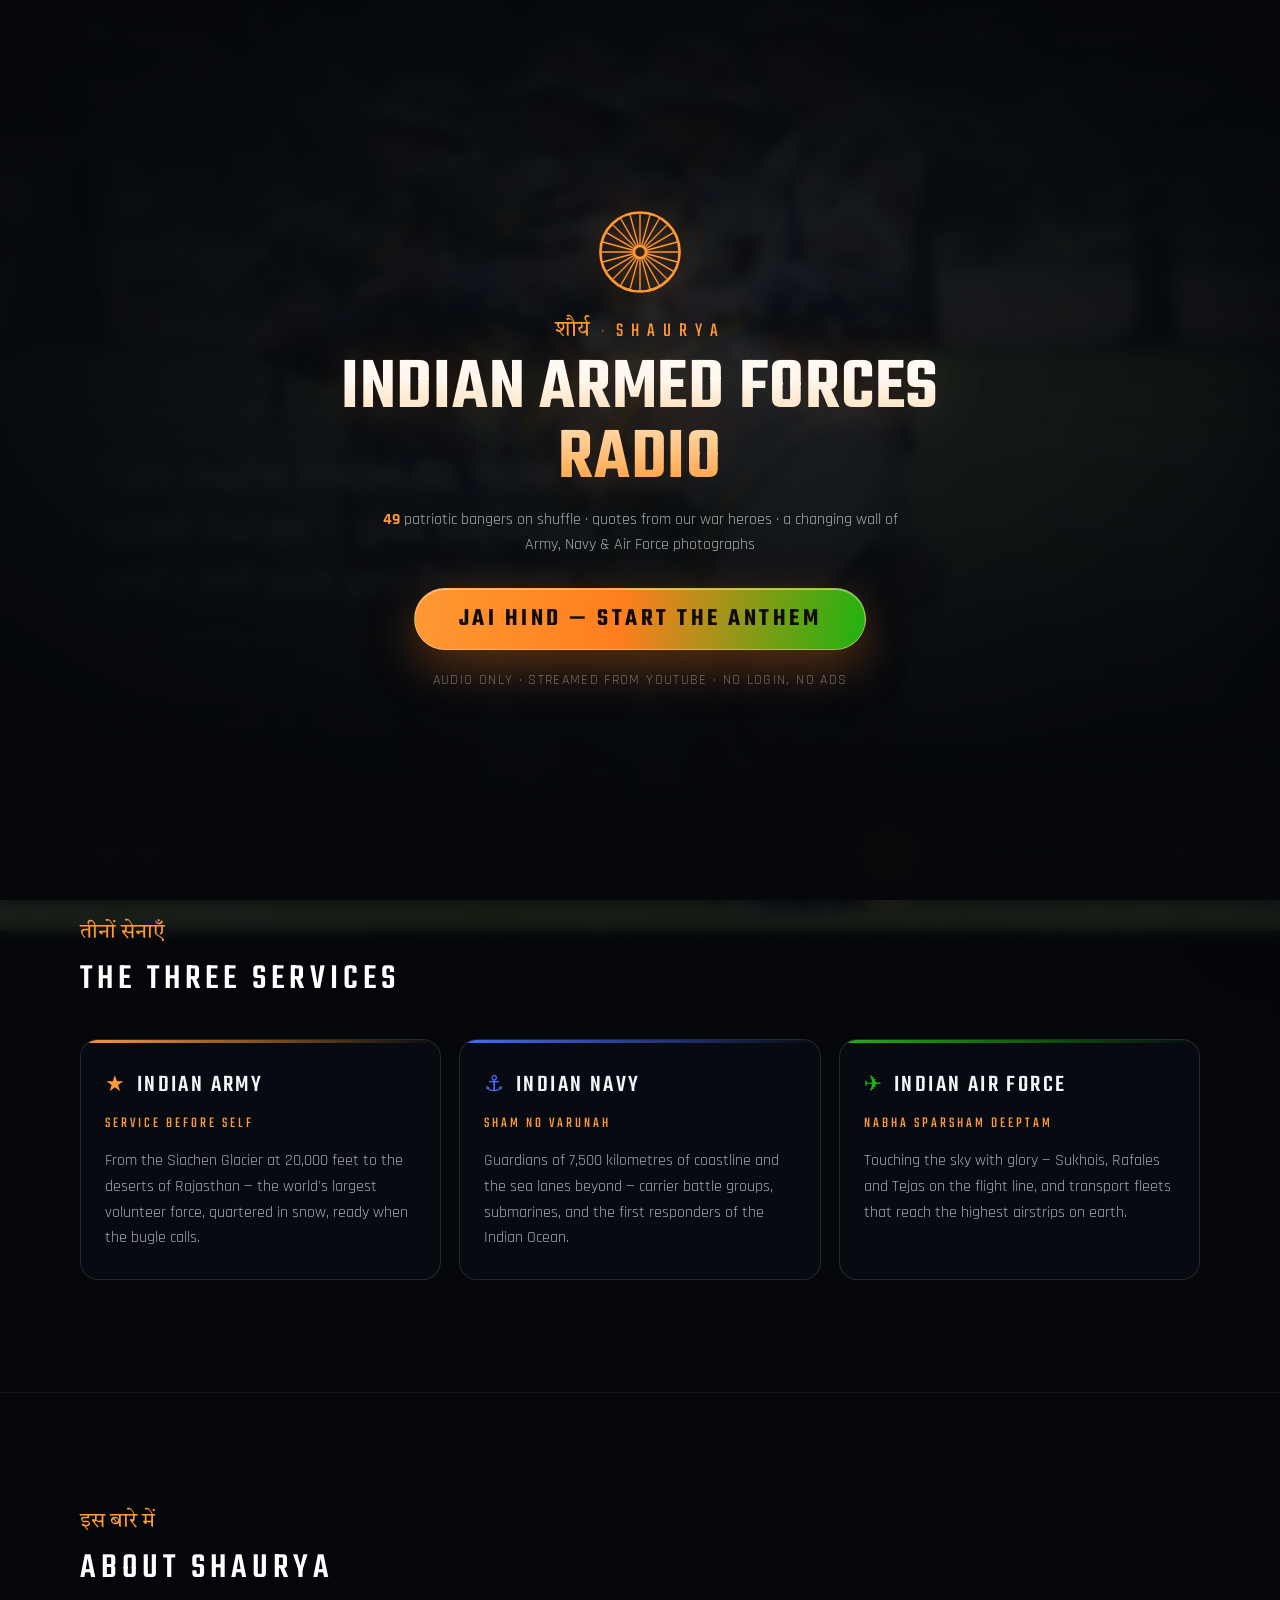
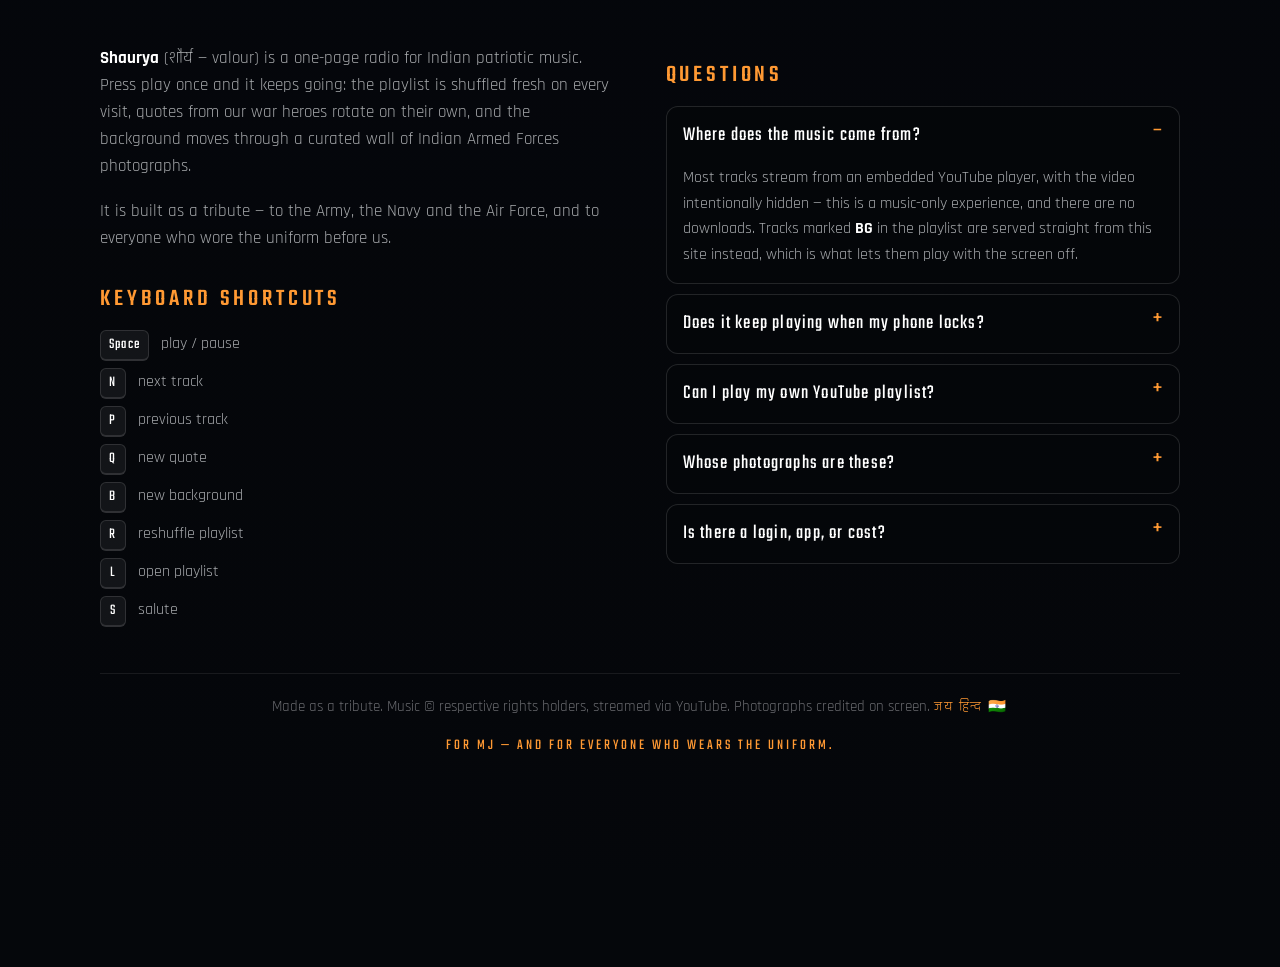
<file: index.html>
<!DOCTYPE html>
<html lang="en">
<head>
<meta charset="UTF-8" />
<meta name="viewport" content="width=device-width, initial-scale=1, viewport-fit=cover" />
<title>शौर्य Shaurya — Indian Armed Forces Radio | Patriotic Bangers</title>
<meta name="description" content="Shaurya is a non-stop shuffle of Indian patriotic and armed forces anthems, with rotating quotes from our war heroes and a changing wall of Indian Army, Navy and Air Force photographs." />
<meta name="theme-color" content="#07090d" />
<link rel="icon" href="data:image/svg+xml,%3Csvg xmlns='http://www.w3.org/2000/svg' viewBox='0 0 64 64'%3E%3Crect width='64' height='64' rx='12' fill='%2307090d'/%3E%3Crect x='10' y='14' width='44' height='10' fill='%23FF9933'/%3E%3Crect x='10' y='24' width='44' height='10' fill='%23f4f4f4'/%3E%3Crect x='10' y='34' width='44' height='10' fill='%23138808'/%3E%3Ccircle cx='32' cy='29' r='5.5' fill='none' stroke='%23000080' stroke-width='2'/%3E%3C/svg%3E" />

<!-- Social preview -->
<meta property="og:type" content="website" />
<meta property="og:title" content="शौर्य Shaurya — Indian Armed Forces Radio" />
<meta property="og:description" content="Non-stop patriotic bangers, quotes from our war heroes, and a changing wall of Indian Armed Forces photographs." />

<link rel="preconnect" href="https://fonts.googleapis.com" />
<link rel="preconnect" href="https://fonts.gstatic.com" crossorigin />
<link href="https://fonts.googleapis.com/css2?family=Teko:wght@400;500;600;700&family=Rajdhani:wght@400;500;600;700&family=Tiro+Devanagari+Hindi:ital@0;1&display=swap" rel="stylesheet" />
<link rel="preconnect" href="https://upload.wikimedia.org" crossorigin />

<link rel="stylesheet" href="assets/css/style.css" />
</head>
<body>

<!-- ============ Background slideshow ============ -->
<div class="bg-stage" id="bgStage" aria-hidden="true">
  <div class="bg-layer is-active" data-layer="a"></div>
  <div class="bg-layer" data-layer="b"></div>
</div>
<div class="bg-wash" aria-hidden="true"></div>

<!-- ============ Start gate (browsers block autoplay with sound) ============ -->
<div class="gate" id="gate">
  <div class="gate-inner">
    <div class="gate-chakra" aria-hidden="true">
      <svg viewBox="0 0 100 100" class="chakra-svg"><g id="chakraG"></g></svg>
    </div>
    <p class="gate-kicker"><span class="hi">शौर्य</span><span class="dot">·</span><span class="en">Shaurya</span></p>
    <h1 class="gate-title">Indian Armed Forces Radio</h1>
    <p class="gate-sub">
      <span id="gateCount">50</span> patriotic bangers on shuffle · quotes from our war heroes ·
      a changing wall of Army, Navy &amp; Air Force photographs
    </p>
    <button class="gate-btn" id="gateBtn" type="button">
      <span class="gate-btn-glow" aria-hidden="true"></span>
      <span class="gate-btn-text">Jai Hind — Start the Anthem</span>
    </button>
    <p class="gate-note">Audio only · streamed from YouTube · no login, no ads</p>
  </div>
</div>

<!-- ============ Top bar ============ -->
<header class="topbar" id="topbar">
  <a class="brand" href="#top">
    <span class="brand-chakra" aria-hidden="true">
      <svg viewBox="0 0 100 100" class="chakra-svg"><g id="chakraG2"></g></svg>
    </span>
    <span class="brand-text">
      <strong>शौर्य</strong><em>SHAURYA</em>
    </span>
  </a>

  <div class="ticker" role="status" aria-live="off">
    <span class="ticker-dot" aria-hidden="true"></span>
    <span class="ticker-val" id="sessionTime">00:00</span>
    <span class="ticker-sep" aria-hidden="true">/</span>
    <span class="ticker-label">IST</span>
    <span class="ticker-val" id="istClock">--:--</span>
  </div>

  <nav class="topnav">
    <button class="nav-btn nav-icon" id="salutBtn" type="button" title="Salute (S)" aria-label="Salute">
      <span class="nav-ico" aria-hidden="true">🇮🇳</span>
      <span class="nav-count" id="salutCount">0</span>
    </button>
    <button class="nav-btn" id="listBtn" type="button" title="Playlist (L)" aria-expanded="false" aria-controls="drawer">
      <span class="nav-ico" aria-hidden="true">☰</span>
      <span class="nav-txt">Playlist</span>
    </button>
    <a class="nav-btn nav-quiet" href="#about"><span class="nav-txt">About</span></a>
  </nav>
</header>

<!-- ============ Hero ============ -->
<main id="top">
  <section class="hero">
    <div class="hero-inner">
      <p class="hero-kicker">
        <span class="hk-rule" aria-hidden="true"></span>
        Indian Armed Forces Radio
      </p>

      <!-- Rotating quote: the one focal element over the photograph -->
      <figure class="quote" id="quoteBox">
        <blockquote class="quote-text" id="quoteText"></blockquote>
        <figcaption class="quote-author" id="quoteAuthor"></figcaption>
        <div class="quote-bar" id="quoteBar"><span></span></div>
      </figure>

      <div class="hero-actions">
        <button class="ghost-btn" id="newQuoteBtn" type="button" title="New quote (Q)">
          <span aria-hidden="true">⟳</span> Quote
        </button>
        <button class="ghost-btn" id="newBgBtn" type="button" title="New background (B)">
          <span aria-hidden="true">⤭</span> Photo
        </button>
        <button class="ghost-btn ghost-quiet" id="shuffleBtn" type="button" title="Reshuffle playlist (R)">
          <span aria-hidden="true">⇄</span> Reshuffle
        </button>
      </div>
    </div>
  </section>

  <!-- ============ Services tribute ============ -->
  <section class="services" id="services">
    <h2 class="sec-title"><span>तीनों सेनाएँ</span> The Three Services</h2>
    <div class="svc-grid">
      <article class="svc svc-army">
        <div class="svc-top">
          <span class="svc-ico" aria-hidden="true">★</span>
          <h3>Indian Army</h3>
        </div>
        <p class="svc-motto">Service Before Self</p>
        <p class="svc-copy">
          From the Siachen Glacier at 20,000 feet to the deserts of Rajasthan — the world's
          largest volunteer force, quartered in snow, ready when the bugle calls.
        </p>
      </article>
      <article class="svc svc-navy">
        <div class="svc-top">
          <span class="svc-ico" aria-hidden="true">⚓</span>
          <h3>Indian Navy</h3>
        </div>
        <p class="svc-motto">Sham No Varunah</p>
        <p class="svc-copy">
          Guardians of 7,500 kilometres of coastline and the sea lanes beyond — carrier
          battle groups, submarines, and the first responders of the Indian Ocean.
        </p>
      </article>
      <article class="svc svc-air">
        <div class="svc-top">
          <span class="svc-ico" aria-hidden="true">✈</span>
          <h3>Indian Air Force</h3>
        </div>
        <p class="svc-motto">Nabha Sparsham Deeptam</p>
        <p class="svc-copy">
          Touching the sky with glory — Sukhois, Rafales and Tejas on the flight line,
          and transport fleets that reach the highest airstrips on earth.
        </p>
      </article>
    </div>
  </section>

  <!-- ============ About / FAQ ============ -->
  <section class="about" id="about">
    <h2 class="sec-title"><span>इस बारे में</span> About Shaurya</h2>
    <div class="about-grid">
      <div class="about-col">
        <p>
          <strong>Shaurya</strong> (शौर्य — valour) is a one-page radio for Indian patriotic
          music. Press play once and it keeps going: the playlist is shuffled fresh on every
          visit, quotes from our war heroes rotate on their own, and the background moves
          through a curated wall of Indian Armed Forces photographs.
        </p>
        <p>
          It is built as a tribute — to the Army, the Navy and the Air Force, and to everyone
          who wore the uniform before us.
        </p>
        <h3>Keyboard shortcuts</h3>
        <ul class="keys">
          <li><kbd>Space</kbd> play / pause</li>
          <li><kbd>N</kbd> next track</li>
          <li><kbd>P</kbd> previous track</li>
          <li><kbd>Q</kbd> new quote</li>
          <li><kbd>B</kbd> new background</li>
          <li><kbd>R</kbd> reshuffle playlist</li>
          <li><kbd>L</kbd> open playlist</li>
          <li><kbd>S</kbd> salute</li>
        </ul>
      </div>
      <div class="about-col">
        <h3>Questions</h3>
        <details open>
          <summary>Where does the music come from?</summary>
          <p>
            Most tracks stream from an embedded YouTube player, with the video intentionally
            hidden — this is a music-only experience, and there are no downloads. Tracks
            marked <strong>BG</strong> in the playlist are served straight from this site
            instead, which is what lets them play with the screen off.
          </p>
        </details>
        <details>
          <summary>Does it keep playing when my phone locks?</summary>
          <p>
            For tracks marked <strong>BG</strong> in the playlist, yes — those are served
            from this site and play through the page's own audio element, so they survive a
            locked screen and appear on your lock screen with proper controls.
          </p>
          <p>
            YouTube tracks cannot do this. Phone browsers suspend media inside an embedded
            third-party player, and YouTube reserves background play for Premium. For those,
            Shaurya just keeps your screen from sleeping on its own and picks the song back
            up when you return to the page.
          </p>
        </details>
        <details>
          <summary>Can I play my own YouTube playlist?</summary>
          <p>
            Yes. Add <code>?list=YOUR_PLAYLIST_ID</code> to the URL and Shaurya will shuffle
            that playlist instead of the built-in one. The playlist must be public or
            unlisted.
          </p>
        </details>
        <details>
          <summary>Whose photographs are these?</summary>
          <p>
            All background photographs are freely licensed images of the Indian Armed Forces
            from Wikimedia Commons (public domain, Creative Commons, or the Government Open
            Data Licence – India). The credit for the photo on screen is shown in the bottom
            corner.
          </p>
        </details>
        <details>
          <summary>Is there a login, app, or cost?</summary>
          <p>No. No account, no ads, no paywall — just a page that plays music.</p>
        </details>
      </div>
    </div>
    <p class="colophon">
      Made as a tribute. Music © respective rights holders, streamed via YouTube.
      Photographs credited on screen. <span class="jh">जय हिन्द 🇮🇳</span>
    </p>
    <p class="dedication">For MJ — and for everyone who wears the uniform.</p>
  </section>
</main>

<!-- ============ Photo credit ============ -->
<div class="photo-credit" id="photoCredit">
  <span class="pc-label">PHOTO</span>
  <span class="pc-text" id="photoCreditText"></span>
  <button class="pc-next" id="photoNext" type="button" aria-label="Next photo" title="Next photo (B)">⤭</button>
</div>

<!-- ============ Playlist drawer ============ -->
<aside class="drawer" id="drawer" aria-hidden="true" aria-label="Playlist">
  <div class="drawer-head">
    <h2>
      <span class="dh-hi">प्लेलिस्ट</span>
      <span class="dh-en">Playlist <em id="drawerCount"></em></span>
    </h2>
    <button class="drawer-close" id="drawerClose" type="button" aria-label="Close playlist">✕</button>
  </div>
  <p class="drawer-note" id="drawerNote"></p>
  <ol class="tracklist" id="tracklist"></ol>
  <div class="drawer-foot">
    <button class="ghost-btn" id="drawerShuffle" type="button">⇄ Reshuffle</button>
    <a class="ghost-btn" id="ytLink" href="#" target="_blank" rel="noopener">Open current on YouTube ↗</a>
  </div>
</aside>
<div class="drawer-scrim" id="drawerScrim"></div>

<!-- ============ Player bar ============ -->
<div class="player" id="player">
  <div class="player-progress" id="progressWrap" role="slider" tabindex="0"
       aria-label="Seek" aria-valuemin="0" aria-valuemax="100" aria-valuenow="0">
    <div class="pp-fill" id="progressFill"></div>
    <div class="pp-knob" id="progressKnob"></div>
  </div>

  <div class="player-body">
    <div class="pl-disc" id="plDisc" aria-hidden="true">
      <svg viewBox="0 0 100 100" class="chakra-svg"><g id="chakraG3"></g></svg>
    </div>

    <div class="pl-meta">
      <div class="pl-now">
        <span class="pl-eq" id="plEq" aria-hidden="true"><i></i><i></i><i></i><i></i></span>
        <span class="pl-live" id="plState">READY</span>
      </div>
      <div class="pl-title" id="plTitle">—</div>
      <div class="pl-credit" id="plCredit"></div>
    </div>

    <div class="pl-controls">
      <button class="pc-btn" id="prevBtn" type="button" aria-label="Previous track" title="Previous (P)">
        <svg viewBox="0 0 24 24" aria-hidden="true"><path d="M7 5v14M20 5.5v13L9.5 12z"/></svg>
      </button>
      <button class="pc-btn pc-play" id="playBtn" type="button" aria-label="Play" title="Play / pause (Space)">
        <svg class="ic-play" viewBox="0 0 24 24" aria-hidden="true"><path d="M7 4.5v15L20 12z"/></svg>
        <svg class="ic-pause" viewBox="0 0 24 24" aria-hidden="true"><path d="M7 5h4v14H7zM13 5h4v14h-4z"/></svg>
      </button>
      <button class="pc-btn" id="nextBtn" type="button" aria-label="Next track" title="Next (N)">
        <svg viewBox="0 0 24 24" aria-hidden="true"><path d="M17 5v14M4 5.5v13L14.5 12z"/></svg>
      </button>
    </div>

    <div class="pl-right">
      <span class="pl-time"><span id="tCur">0:00</span> / <span id="tDur">0:00</span></span>
      <div class="pl-vol">
        <button class="pc-btn pc-small" id="muteBtn" type="button" aria-label="Mute">
          <svg class="ic-vol" viewBox="0 0 24 24" aria-hidden="true"><path d="M4 9h4l5-4v14l-5-4H4zM17 8.5a5 5 0 0 1 0 7"/></svg>
          <svg class="ic-mute" viewBox="0 0 24 24" aria-hidden="true"><path d="M4 9h4l5-4v14l-5-4H4zM17 9l5 6M22 9l-5 6"/></svg>
        </button>
        <input class="vol-range" id="volRange" type="range" min="0" max="100" value="80" aria-label="Volume" />
      </div>
      <button class="pc-btn pc-small" id="listBtn2" type="button" aria-label="Playlist" title="Playlist (L)">
        <svg viewBox="0 0 24 24" aria-hidden="true"><path d="M4 7h16M4 12h16M4 17h10"/></svg>
      </button>
    </div>
  </div>
</div>

<!-- Two audio sources. Tracks with a local file in assets/audio/ play through the
     element below, which phones keep running with the screen off; the rest fall
     back to the YouTube iframe, deliberately off-screen (music only). -->
<audio id="audioEl" preload="metadata" playsinline></audio>
<div class="yt-hide" aria-hidden="true"><div id="ytFrame"></div></div>

<div class="toast" id="toast" role="status" aria-live="polite"></div>

<script src="assets/data/quotes.js"></script>
<script src="assets/data/tracks.js"></script>
<script src="assets/data/backgrounds.js"></script>
<script src="assets/data/local-audio.js"></script>
<script src="assets/js/app.js"></script>
</body>
</html>
</file>
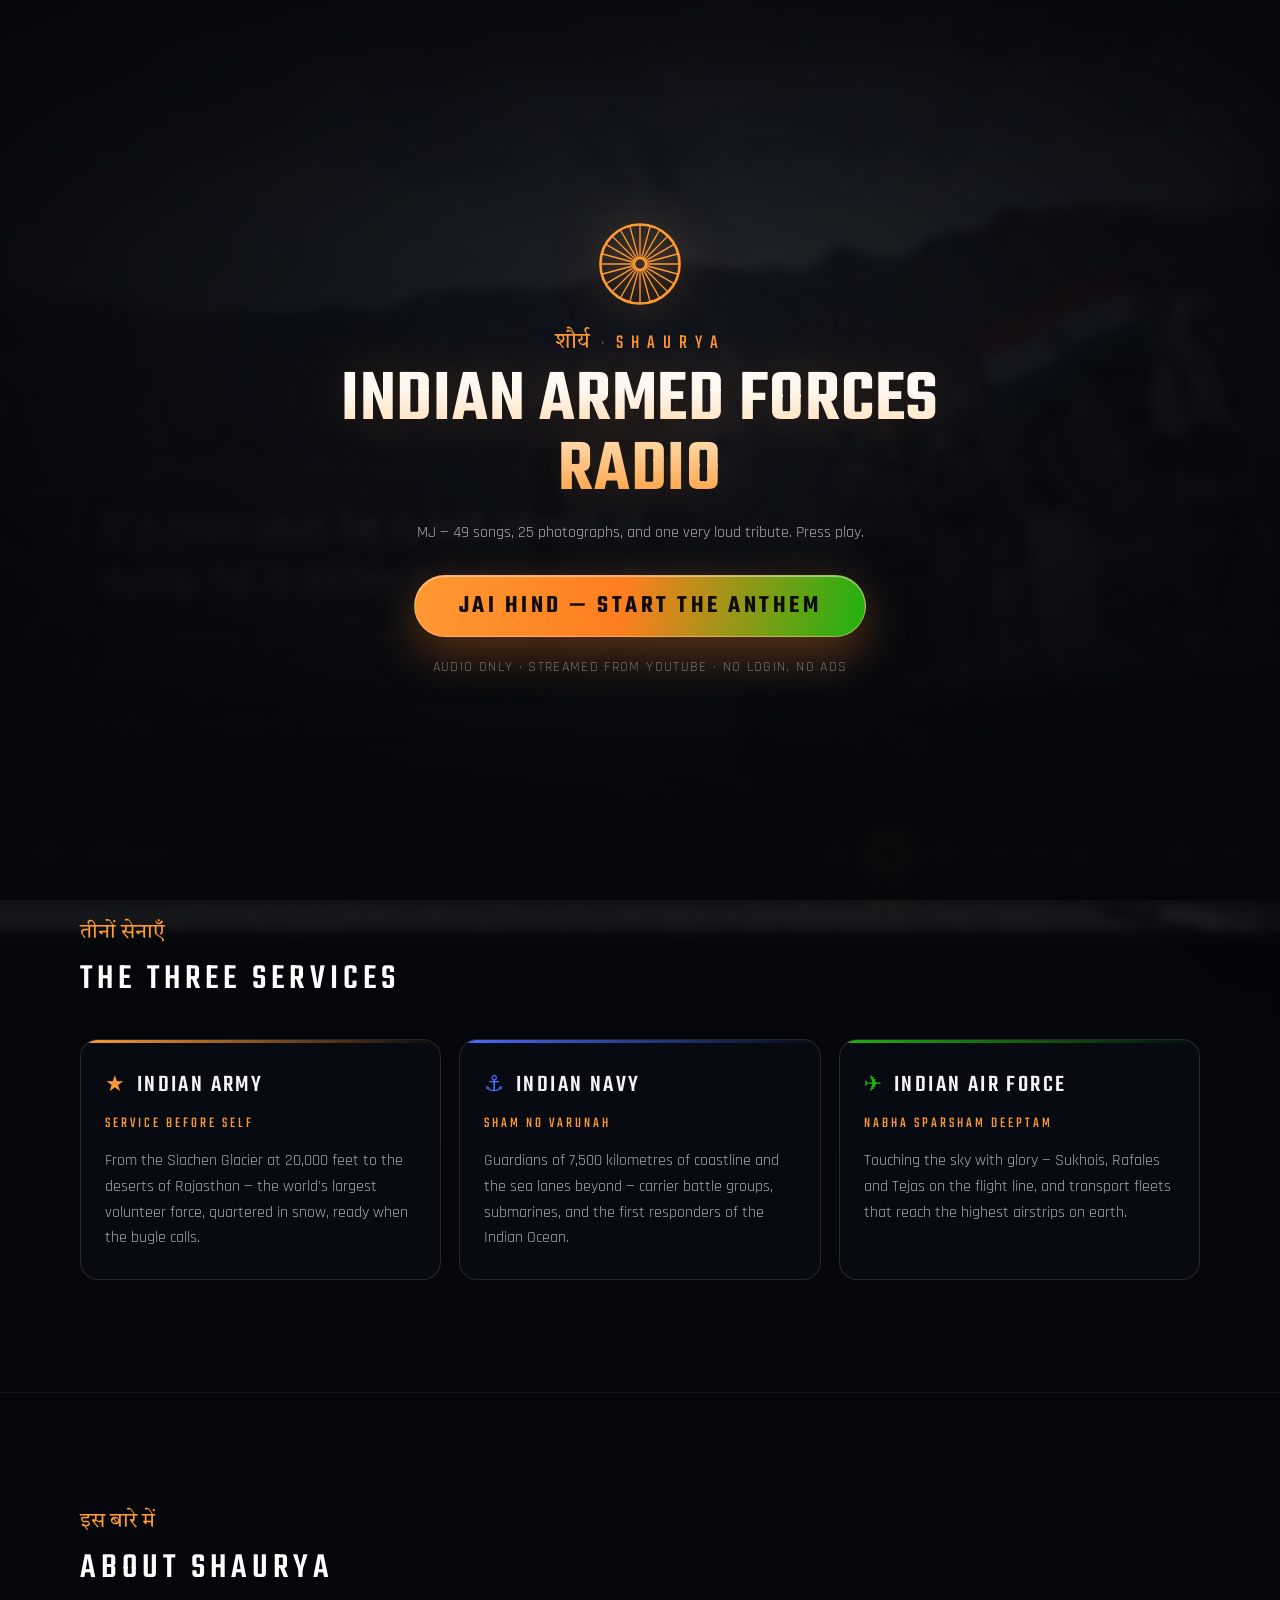
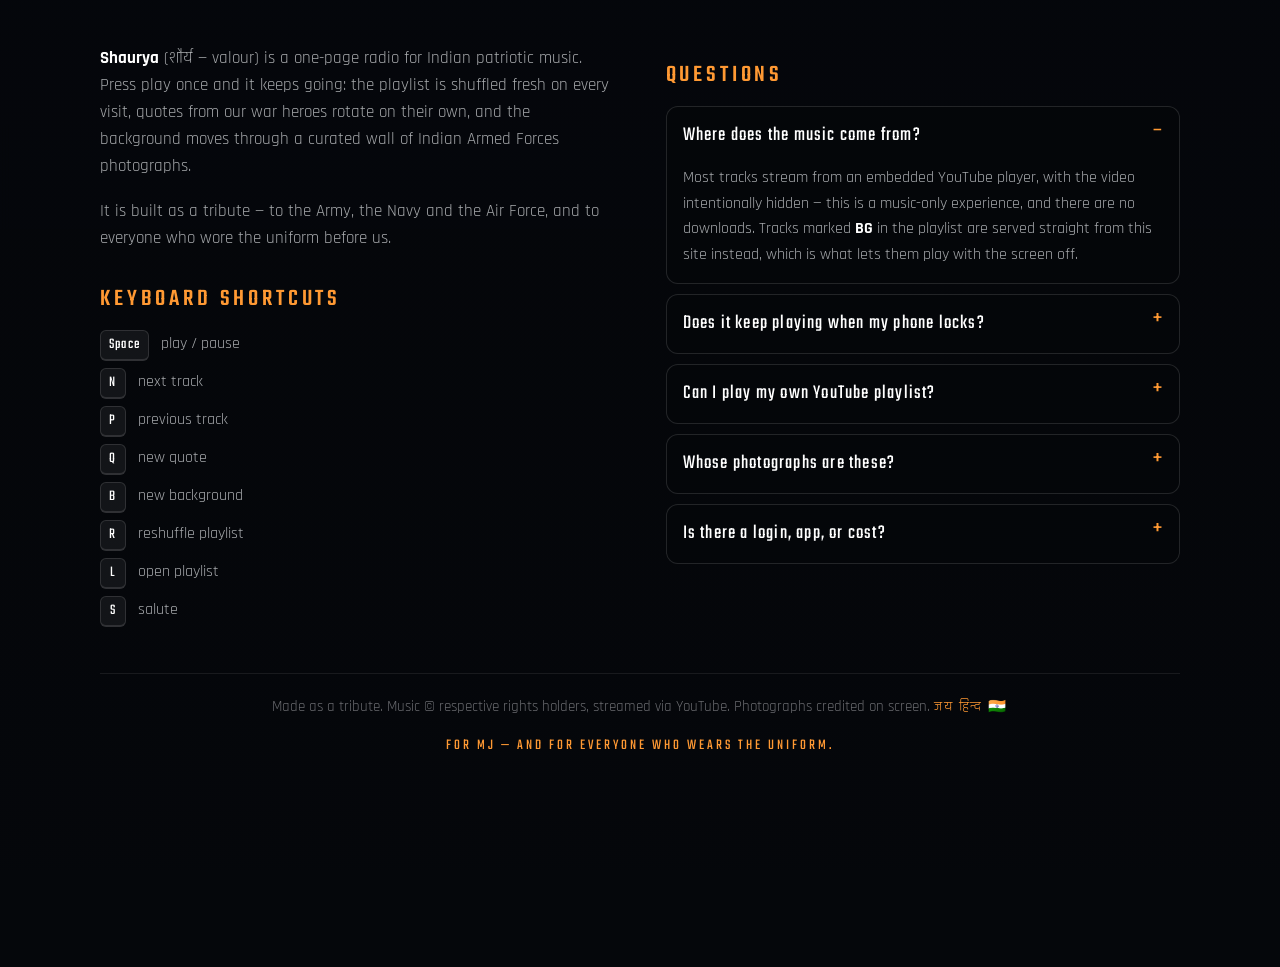
<file: for-mj.html>
<!DOCTYPE html>
<html lang="en">
<head>
<meta charset="UTF-8" />
<meta name="viewport" content="width=device-width, initial-scale=1" />
<title>MJ — शौर्य Shaurya</title>

<!-- This page exists only so the shared link previews as a dedication: chat
     apps read these tags without running JavaScript, so index.html?for=mj
     alone could never personalise the preview card. -->
<meta name="description" content="49 patriotic songs, 25 photographs of the Indian Armed Forces, and quotes from our war heroes. Built for MJ." />
<meta property="og:type" content="website" />
<meta property="og:title" content="MJ — शौर्य Shaurya" />
<meta property="og:description" content="49 songs, 25 photographs, and one very loud tribute. Built for you. जय हिन्द 🇮🇳" />
<meta name="theme-color" content="#07090d" />

<link rel="canonical" href="index.html?for=mj" />
<meta http-equiv="refresh" content="0; url=index.html?for=mj" />
<script>location.replace("index.html?for=mj");</script>

<style>
  html, body { height: 100%; margin: 0; background: #07090d; color: #f2f4f8; }
  body {
    display: grid; place-items: center; text-align: center;
    font-family: -apple-system, BlinkMacSystemFont, "Segoe UI", Roboto, sans-serif;
  }
  p { letter-spacing: 0.2em; text-transform: uppercase; font-size: 14px; color: #ff9933; }
</style>
</head>
<body>
  <p>जय हिन्द — loading…</p>
  <noscript><p><a href="index.html?for=mj" style="color:#ff9933">Open Shaurya</a></p></noscript>
</body>
</html>
</file>
<file: assets/css/style.css>
/* =========================================================
   शौर्य Shaurya — Indian Armed Forces Radio
   ========================================================= */

/* Several components set an explicit display, which would otherwise beat the
   hidden attribute's default. Keep [hidden] authoritative. */
[hidden] { display: none !important; }

:root {
  --saffron: #ff9933;
  --saffron-hot: #ffb257;
  --green: #138808;
  --green-lit: #1fb30f;
  --chakra: #1a3cc7;
  --chakra-lit: #4a6bff;

  --ink: #05070b;
  --ink-2: #0a0e16;
  --steel: #10161f;
  --line: rgba(255, 255, 255, 0.12);
  --line-hot: rgba(255, 153, 51, 0.38);

  --text: #f2f4f8;
  --text-dim: rgba(242, 244, 248, 0.68);
  --text-faint: rgba(242, 244, 248, 0.42);

  --glass: rgba(10, 14, 22, 0.62);
  --glass-hi: rgba(18, 24, 36, 0.78);

  --player-h: 88px;
  --progress-h: 5px;
  --font-disp: "Teko", "Rajdhani", system-ui, sans-serif;
  --font-body: "Rajdhani", system-ui, -apple-system, sans-serif;
  --font-hi: "Tiro Devanagari Hindi", "Noto Sans Devanagari", serif;
}

* { box-sizing: border-box; }

html { scroll-behavior: smooth; }

body {
  margin: 0;
  background: var(--ink);
  color: var(--text);
  font-family: var(--font-body);
  font-size: 17px;
  line-height: 1.6;
  overflow-x: hidden;
  padding-bottom: var(--player-h);
  -webkit-font-smoothing: antialiased;
}

body.gate-open { overflow: hidden; }

/* ============ Background slideshow ============ */
.bg-stage { position: fixed; inset: 0; z-index: -3; background: var(--ink); }

.bg-layer {
  position: absolute;
  inset: 0;
  background-position: center 42%;
  background-size: cover;
  background-repeat: no-repeat;
  opacity: 0;
  transition: opacity 1800ms ease-in-out;
  will-change: opacity, transform;
  /* Lift contrast a little so compressed photos still look crisp */
  filter: saturate(1.06) contrast(1.05);
}
.bg-layer.is-active { opacity: 1; animation: kenburns 46s ease-out forwards; }

/* Gentle drift — small enough that subjects stay in frame */
@keyframes kenburns {
  from { transform: scale(1.02) translate3d(0, 0, 0); }
  to   { transform: scale(1.09) translate3d(-0.8%, -1%, 0); }
}

/* Legibility exactly where the UI sits — a slim band under the header, a
   stronger wedge at the bottom-left behind the quote and player. The upper
   right of the photograph is left almost untouched. */
.bg-wash {
  position: fixed; inset: 0; z-index: -2; pointer-events: none;
  background:
    linear-gradient(180deg,
      rgba(5, 7, 11, 0.62) 0%,
      rgba(5, 7, 11, 0.18) 11%,
      rgba(5, 7, 11, 0) 26%),
    linear-gradient(0deg,
      rgba(5, 7, 11, 0.92) 0%,
      rgba(5, 7, 11, 0.72) 14%,
      rgba(5, 7, 11, 0.34) 34%,
      rgba(5, 7, 11, 0) 58%),
    linear-gradient(74deg,
      rgba(5, 7, 11, 0.7) 0%,
      rgba(5, 7, 11, 0.34) 32%,
      rgba(5, 7, 11, 0) 62%),
    radial-gradient(130% 100% at 62% 40%, rgba(5, 7, 11, 0) 42%, rgba(5, 7, 11, 0.42) 100%);
}

/* ============ Chakra spinner ============ */
.chakra-svg { width: 100%; height: 100%; display: block; }
.chakra-svg circle,
.chakra-svg line { stroke: currentColor; fill: none; }

/* ============ Start gate ============ */
.gate {
  position: fixed; inset: 0; z-index: 90;
  display: grid; place-items: center;
  padding: 28px;
  background:
    radial-gradient(90% 70% at 50% 40%, rgba(10, 14, 22, 0.72) 0%, rgba(5, 7, 11, 0.95) 70%),
    rgba(5, 7, 11, 0.6);
  backdrop-filter: blur(6px) saturate(115%);
  text-align: center;
  transition: opacity 620ms ease, visibility 620ms;
}
.gate.is-gone { opacity: 0; visibility: hidden; pointer-events: none; }

.gate-inner { max-width: 640px; animation: riseIn 900ms cubic-bezier(.2,.8,.2,1) both; }

@keyframes riseIn {
  from { opacity: 0; transform: translateY(26px); }
  to   { opacity: 1; transform: none; }
}

.gate-chakra {
  width: 86px; height: 86px; margin: 0 auto 18px;
  color: var(--saffron);
  animation: spin 14s linear infinite;
  filter: drop-shadow(0 0 22px rgba(255, 153, 51, 0.5));
}
@keyframes spin { to { transform: rotate(360deg); } }

.gate-kicker {
  margin: 0 0 6px;
  display: flex; align-items: baseline; justify-content: center; gap: 11px;
  color: var(--saffron);
}
/* Devanagari must never be letter-spaced — it breaks conjunct glyphs */
.gate-kicker .hi { font-family: var(--font-hi); font-size: 22px; letter-spacing: normal; }
.gate-kicker .dot { opacity: 0.6; }
.gate-kicker .en {
  font-family: var(--font-disp); font-size: 20px;
  letter-spacing: 0.4em; text-transform: uppercase;
}

.gate-title {
  margin: 0 0 14px;
  font-family: var(--font-disp);
  font-size: clamp(38px, 8vw, 74px);
  font-weight: 600; line-height: 0.95; letter-spacing: 0.01em;
  text-transform: uppercase;
  background: linear-gradient(180deg, #fff 18%, #ffd9a8 58%, var(--saffron) 100%);
  -webkit-background-clip: text; background-clip: text;
  -webkit-text-fill-color: transparent;
  text-shadow: 0 0 60px rgba(255, 153, 51, 0.24);
}

.gate-sub {
  margin: 0 auto 30px; max-width: 520px;
  color: var(--text-dim); font-size: 16px; line-height: 1.55;
}
.gate-sub #gateCount { color: var(--saffron); font-weight: 700; }

.gate-btn {
  position: relative; overflow: hidden;
  display: inline-flex; align-items: center; justify-content: center;
  min-height: 62px; padding: 0 44px;
  border: 1px solid rgba(255, 210, 160, 0.5); border-radius: 999px;
  background: linear-gradient(100deg, var(--saffron) 0%, #ff7e1f 46%, var(--green-lit) 100%);
  color: #100c04;
  font-family: var(--font-disp); font-size: 25px; font-weight: 600;
  letter-spacing: 0.14em; text-transform: uppercase;
  cursor: pointer;
  box-shadow: 0 16px 48px rgba(255, 130, 30, 0.34), inset 0 1px 0 rgba(255,255,255,0.45);
  transition: transform 180ms ease, box-shadow 180ms ease, filter 180ms ease;
  animation: pulseGlow 2.9s ease-in-out infinite;
}
.gate-btn:hover { transform: translateY(-2px) scale(1.02); filter: saturate(1.1); }
.gate-btn:active { transform: translateY(0) scale(0.99); }
.gate-btn-text { position: relative; z-index: 2; }

.gate-btn-glow {
  position: absolute; top: 0; bottom: 0; width: 42%;
  left: -50%;
  background: linear-gradient(100deg, transparent, rgba(255,255,255,0.72), transparent);
  animation: sheen 3.4s ease-in-out infinite;
}
@keyframes sheen { 0% { left: -55%; } 55%, 100% { left: 125%; } }

@keyframes pulseGlow {
  0%, 100% { box-shadow: 0 16px 48px rgba(255,130,30,0.3), inset 0 1px 0 rgba(255,255,255,0.45); }
  50%      { box-shadow: 0 20px 68px rgba(255,150,50,0.55), inset 0 1px 0 rgba(255,255,255,0.45); }
}

.gate-note { margin: 20px 0 0; font-size: 13.5px; letter-spacing: 0.1em; color: var(--text-faint); text-transform: uppercase; }

/* ============ Top bar ============ */
.topbar {
  position: fixed; top: 0; left: 0; right: 0; z-index: 60;
  display: flex; align-items: center; gap: 16px;
  padding: 16px clamp(16px, 6vw, 44px);
}

.brand { display: flex; align-items: center; gap: 11px; text-decoration: none; color: var(--text); }
.brand-chakra {
  width: 26px; height: 26px; color: var(--saffron); flex: none;
  animation: spin 24s linear infinite;
  filter: drop-shadow(0 2px 10px rgba(0,0,0,0.7));
}
.brand-text { display: flex; align-items: baseline; gap: 9px; }
.brand-text strong {
  font-family: var(--font-hi); font-size: 20px; font-weight: 400; color: #fff;
  text-shadow: 0 2px 12px rgba(0,0,0,0.8);
}
.brand-text em {
  font-family: var(--font-disp); font-style: normal; font-size: 18px;
  letter-spacing: 0.3em; color: var(--saffron); text-transform: uppercase;
  text-shadow: 0 2px 12px rgba(0,0,0,0.8);
}

.ticker {
  margin-left: auto; display: flex; align-items: center; gap: 8px;
  font-family: var(--font-disp); font-size: 15px; letter-spacing: 0.16em;
  color: rgba(242,244,248,0.6); white-space: nowrap;
  text-shadow: 0 2px 12px rgba(0,0,0,0.8);
}
.ticker-dot {
  width: 7px; height: 7px; border-radius: 50%; background: var(--green-lit);
  box-shadow: 0 0 10px var(--green-lit); animation: blip 1.9s ease-in-out infinite;
}
@keyframes blip { 0%,100% { opacity: 1; } 50% { opacity: 0.25; } }
.ticker-val { color: var(--saffron); font-variant-numeric: tabular-nums; }
.ticker-sep { color: var(--text-faint); }

.topnav { display: flex; align-items: center; gap: 8px; }

.nav-btn {
  display: inline-flex; align-items: center; gap: 7px;
  padding: 8px 15px; min-height: 40px;
  border: 1px solid rgba(255,255,255,0.14); border-radius: 999px;
  background: rgba(5,7,11,0.42); backdrop-filter: blur(10px);
  color: rgba(242,244,248,0.9);
  font-family: var(--font-disp); font-size: 16px; letter-spacing: 0.14em;
  text-transform: uppercase; text-decoration: none; cursor: pointer;
  transition: border-color 160ms ease, background 160ms ease, transform 160ms ease, color 160ms;
}
.nav-btn:hover {
  border-color: var(--line-hot); color: var(--saffron-hot);
  background: rgba(10,14,22,0.7); transform: translateY(-1px);
}
.nav-icon { padding: 8px 12px; }
.nav-quiet { background: none; border-color: transparent; color: var(--text-faint); }
.nav-quiet:hover { background: rgba(10,14,22,0.6); border-color: rgba(255,255,255,0.14); }
.nav-ico { font-size: 15px; line-height: 1; }
.nav-count {
  min-width: 20px; padding: 0 5px; border-radius: 999px;
  background: rgba(255,153,51,0.22); color: var(--saffron);
  font-size: 13px; text-align: center;
}
.nav-btn.is-pop { animation: pop 420ms cubic-bezier(.2,1.6,.3,1); }
@keyframes pop { 40% { transform: scale(1.12); } 100% { transform: none; } }

/* ============ Hero ============ */
main { position: relative; z-index: 2; }

/* Photo-first hero: content sits low-left so the photograph stays the subject */
.hero {
  min-height: calc(100svh - var(--player-h));
  display: flex; align-items: flex-end;
  padding: 120px clamp(20px, 6vw, 76px) clamp(36px, 6vh, 76px);
}
.hero-inner { width: min(760px, 100%); }

.hero-kicker {
  display: flex; align-items: center; gap: 14px;
  margin: 0 0 22px;
  font-family: var(--font-disp); font-size: 17px;
  letter-spacing: 0.34em; text-transform: uppercase;
  color: rgba(242,244,248,0.82);
  text-shadow: 0 2px 14px rgba(0,0,0,0.8);
  animation: riseIn 800ms 80ms both;
}
.hk-rule {
  width: 52px; height: 2px; flex: none; border-radius: 2px;
  background: linear-gradient(90deg, var(--saffron), var(--green-lit));
}

/* ---- Quote: bare type, no card. The scrim below keeps it readable. ---- */
.quote {
  position: relative;
  margin: 0; padding: 0 0 0 22px;
  border-left: 2px solid rgba(255,255,255,0.22);
  animation: riseIn 900ms 200ms both;
}
.quote::before {
  content: ""; position: absolute; left: -2px; top: 0; width: 2px; height: 42%;
  background: linear-gradient(180deg, var(--saffron), transparent);
}

.quote-text {
  margin: 0 0 16px;
  font-family: var(--font-body); font-weight: 600;
  font-size: clamp(23px, 3.4vw, 42px); line-height: 1.26;
  letter-spacing: -0.005em;
  color: #fff; text-wrap: balance;
  text-shadow: 0 2px 26px rgba(0,0,0,0.78), 0 1px 4px rgba(0,0,0,0.6);
  transition: opacity 500ms ease, transform 500ms ease;
}
.quote-author {
  font-family: var(--font-disp); font-size: clamp(15px, 1.5vw, 18px);
  letter-spacing: 0.2em; text-transform: uppercase;
  color: var(--saffron-hot);
  text-shadow: 0 2px 16px rgba(0,0,0,0.85);
  transition: opacity 500ms ease, transform 500ms ease;
}
.quote.is-fading .quote-text,
.quote.is-fading .quote-author { opacity: 0; transform: translateY(-8px); }

/* Thin rotation indicator, tucked under the quote */
.quote-bar {
  margin-top: 20px; width: 128px; height: 2px;
  background: rgba(255,255,255,0.18); border-radius: 2px; overflow: hidden;
}
.quote-bar span {
  display: block; height: 100%; width: 0%;
  background: linear-gradient(90deg, var(--saffron), var(--green-lit));
}

.hero-actions {
  display: flex; flex-wrap: wrap; gap: 8px; margin-top: 30px;
  animation: riseIn 900ms 340ms both;
}

.ghost-btn {
  display: inline-flex; align-items: center; gap: 8px;
  padding: 9px 17px; min-height: 42px;
  border: 1px solid rgba(255,255,255,0.16); border-radius: 999px;
  background: rgba(5,7,11,0.42); backdrop-filter: blur(10px);
  color: rgba(242,244,248,0.9);
  font-family: var(--font-disp); font-size: 16px; letter-spacing: 0.14em;
  text-transform: uppercase; text-decoration: none; cursor: pointer;
  transition: border-color 160ms, background 160ms, transform 160ms, color 160ms;
}
.ghost-btn:hover {
  border-color: var(--line-hot); color: var(--saffron-hot);
  background: rgba(10,14,22,0.7); transform: translateY(-1px);
}
.ghost-quiet { color: var(--text-faint); }
.ghost-quiet:hover { color: var(--saffron-hot); }

/* ============ Sections ============ */
/* Left-aligned to match the hero's composition */
.sec-title {
  width: min(1120px, 100%); margin: 0 auto 30px;
  font-family: var(--font-disp); font-weight: 500;
  font-size: clamp(26px, 3.4vw, 36px);
  letter-spacing: 0.14em; text-transform: uppercase; color: #fff;
}
.sec-title span {
  display: block; font-family: var(--font-hi); font-size: 0.58em;
  letter-spacing: normal; color: var(--saffron); text-transform: none; margin-bottom: 2px;
}

.services, .about {
  padding: clamp(60px, 9vw, 112px) clamp(18px, 5vw, 40px);
  background: linear-gradient(180deg, rgba(5,7,11,0.88) 0%, rgba(5,7,11,0.96) 100%);
  backdrop-filter: blur(6px);
  border-top: 1px solid rgba(255,255,255,0.06);
}

.svc-grid {
  display: grid; gap: 18px; width: min(1120px, 100%); margin: 0 auto;
  grid-template-columns: repeat(auto-fit, minmax(280px, 1fr));
}
.svc {
  position: relative; overflow: hidden;
  padding: 26px 24px 28px;
  border: 1px solid var(--line); border-radius: 18px;
  background: var(--glass); backdrop-filter: blur(10px);
  transition: transform 220ms ease, border-color 220ms ease, box-shadow 220ms ease;
}
.svc:hover { transform: translateY(-5px); border-color: var(--line-hot); box-shadow: 0 22px 56px rgba(0,0,0,0.5); }
.svc::before { content: ""; position: absolute; inset: 0 0 auto 0; height: 3px; }
.svc-army::before { background: linear-gradient(90deg, var(--saffron), transparent); }
.svc-navy::before { background: linear-gradient(90deg, var(--chakra-lit), transparent); }
.svc-air::before  { background: linear-gradient(90deg, var(--green-lit), transparent); }

.svc-top { display: flex; align-items: center; gap: 12px; margin-bottom: 8px; }
.svc-ico { font-size: 22px; }
.svc-army .svc-ico { color: var(--saffron); }
.svc-navy .svc-ico { color: var(--chakra-lit); }
.svc-air .svc-ico  { color: var(--green-lit); }
.svc h3 {
  margin: 0; font-family: var(--font-disp); font-weight: 500;
  font-size: 24px; letter-spacing: 0.1em; text-transform: uppercase;
}
.svc-motto {
  margin: 0 0 12px; font-family: var(--font-disp);
  font-size: 15px; letter-spacing: 0.2em; text-transform: uppercase; color: var(--saffron);
}
.svc-copy { margin: 0; color: var(--text-dim); font-size: 16px; }

/* ---- About ---- */
.about-grid {
  display: grid; gap: clamp(24px, 4vw, 52px);
  width: min(1080px, 100%); margin: 0 auto;
  grid-template-columns: repeat(auto-fit, minmax(300px, 1fr));
}
.about-col p { color: var(--text-dim); }
.about-col strong { color: #fff; }
.about-col h3 {
  margin: 28px 0 12px; font-family: var(--font-disp); font-weight: 500;
  font-size: 24px; letter-spacing: 0.16em; text-transform: uppercase; color: var(--saffron);
}
.keys { list-style: none; margin: 0; padding: 0; display: grid; gap: 7px; }
.keys li { color: var(--text-dim); font-size: 16px; }
kbd {
  display: inline-block; min-width: 26px; margin-right: 8px; padding: 2px 8px;
  border: 1px solid var(--line); border-bottom-width: 2px; border-radius: 6px;
  background: rgba(255,255,255,0.06); color: #fff;
  font-family: var(--font-disp); font-size: 15px; letter-spacing: 0.08em; text-align: center;
}

details {
  border: 1px solid var(--line); border-radius: 12px;
  background: rgba(5,7,11,0.44); margin-bottom: 10px;
}
summary {
  padding: 13px 16px; cursor: pointer; list-style: none;
  font-family: var(--font-disp); font-size: 20px; letter-spacing: 0.06em; color: #fff;
}
summary::-webkit-details-marker { display: none; }
summary::after { content: "+"; float: right; color: var(--saffron); font-size: 22px; line-height: 1; }
details[open] summary::after { content: "–"; }
details p { margin: 0; padding: 0 16px 15px; font-size: 16px; }
details code {
  padding: 2px 7px; border-radius: 5px;
  background: rgba(255,153,51,0.14); color: var(--saffron-hot);
  font-size: 14.5px;
}

.colophon {
  width: min(1080px, 100%); margin: 46px auto 0; padding-top: 22px;
  border-top: 1px solid rgba(255,255,255,0.08);
  text-align: center; font-size: 14.5px; color: var(--text-faint);
}
.jh { color: var(--saffron); letter-spacing: 0.1em; }

.dedication {
  width: min(1080px, 100%); margin: 14px auto 0;
  text-align: center; font-family: var(--font-disp);
  font-size: 15px; letter-spacing: 0.2em; text-transform: uppercase;
  color: var(--saffron);
}

/* ============ Photo credit ============ */
/* Bottom-right so it never collides with the quote and its buttons */
.photo-credit {
  position: fixed; right: 16px; bottom: calc(var(--player-h) + 14px); z-index: 40;
  display: flex; align-items: center; gap: 10px;
  max-width: min(46vw, 480px);
  padding: 8px 8px 8px 14px;
  border: 1px solid rgba(255,255,255,0.14); border-radius: 999px;
  background: rgba(5,7,11,0.66); backdrop-filter: blur(12px) saturate(120%);
  box-shadow: 0 10px 30px rgba(0,0,0,0.45);
  font-size: 12.5px; color: rgba(242,244,248,0.72);
  opacity: 0; transform: translateY(8px);
  transition: opacity 600ms ease, transform 600ms ease;
}
.photo-credit.is-on { opacity: 1; transform: none; }
.pc-label {
  font-family: var(--font-disp); font-size: 12px; letter-spacing: 0.22em;
  color: var(--saffron); flex: none;
}
.pc-text { white-space: nowrap; overflow: hidden; text-overflow: ellipsis; }
.pc-next {
  flex: none; width: 28px; height: 28px; display: grid; place-items: center;
  border: 1px solid rgba(255,255,255,0.14); border-radius: 50%;
  background: rgba(255,255,255,0.06); color: var(--text-dim);
  font-size: 13px; cursor: pointer;
  transition: color 150ms, border-color 150ms, transform 150ms;
}
.pc-next:hover { color: var(--saffron); border-color: var(--line-hot); transform: rotate(90deg); }

/* ============ Playlist drawer ============ */
.drawer {
  position: fixed; top: 0; right: 0; bottom: 0; z-index: 80;
  width: min(430px, 100%);
  display: flex; flex-direction: column;
  background: linear-gradient(180deg, rgba(8,11,17,0.97), rgba(5,7,11,0.98));
  border-left: 1px solid var(--line);
  backdrop-filter: blur(16px);
  transform: translateX(104%);
  transition: transform 420ms cubic-bezier(.2,.8,.2,1);
  box-shadow: -30px 0 80px rgba(0,0,0,0.6);
}
.drawer.is-open { transform: none; }
.drawer::before {
  content: ""; position: absolute; top: 0; left: 0; bottom: 0; width: 3px;
  background: linear-gradient(180deg, var(--saffron), #fff, var(--green));
}

.drawer-head {
  display: flex; align-items: flex-start; gap: 12px;
  padding: 20px 20px 14px; border-bottom: 1px solid var(--line);
}
.drawer-head h2 { margin: 0; }
.dh-hi { display: block; font-family: var(--font-hi); font-size: 15px; color: var(--saffron); }
.dh-en {
  display: block; font-family: var(--font-disp); font-size: 27px; font-weight: 500;
  letter-spacing: 0.16em; text-transform: uppercase; color: #fff;
}
.dh-en em { font-style: normal; font-size: 0.66em; color: var(--text-faint); letter-spacing: 0.1em; }

.drawer-close {
  margin-left: auto; width: 38px; height: 38px; flex: none;
  border: 1px solid var(--line); border-radius: 10px;
  background: rgba(255,255,255,0.05); color: var(--text);
  font-size: 15px; cursor: pointer; transition: border-color 160ms, color 160ms;
}
.drawer-close:hover { border-color: var(--line-hot); color: var(--saffron); }

.drawer-note { margin: 12px 20px 0; font-size: 13.5px; color: var(--text-faint); }

.tracklist {
  flex: 1; overflow-y: auto; overscroll-behavior: contain;
  margin: 8px 0; padding: 0 10px 10px 12px; list-style: none;
  counter-reset: tl;
}
.tracklist li { counter-increment: tl; }

.tl-btn {
  position: relative; width: 100%; display: flex; align-items: center; gap: 12px;
  padding: 11px 12px; border: 1px solid transparent; border-radius: 12px;
  background: none; color: var(--text-dim); text-align: left; cursor: pointer;
  transition: background 150ms, color 150ms, border-color 150ms;
}
.tl-btn:hover { background: rgba(255,255,255,0.05); color: #fff; border-color: var(--line); }
.tl-btn::before {
  content: counter(tl, decimal-leading-zero);
  flex: none; width: 26px;
  font-family: var(--font-disp); font-size: 16px; letter-spacing: 0.06em;
  color: var(--text-faint);
}
.tl-main { min-width: 0; flex: 1; }
.tl-name {
  display: block; font-size: 16.5px; font-weight: 600; color: inherit;
  white-space: nowrap; overflow: hidden; text-overflow: ellipsis;
}
.tl-credit {
  display: block; font-size: 13px; color: var(--text-faint);
  white-space: nowrap; overflow: hidden; text-overflow: ellipsis;
}
.tl-dur { flex: none; font-family: var(--font-disp); font-size: 15px; color: var(--text-faint); font-variant-numeric: tabular-nums; }

/* Marks a track served from this site, which keeps playing with the screen off */
.tl-badge {
  flex: none; padding: 2px 6px; border-radius: 5px;
  border: 1px solid rgba(19,136,8,0.55); background: rgba(19,136,8,0.16);
  font-family: var(--font-disp); font-size: 11px; letter-spacing: 0.1em;
  color: #6fd36a;
}

.tl-btn.is-current { background: rgba(255,153,51,0.13); border-color: var(--line-hot); color: #fff; }
.tl-btn.is-current::before { color: var(--saffron); }
.tl-btn.is-current .tl-name { color: var(--saffron-hot); }
.tl-btn.is-dead { opacity: 0.4; }
.tl-btn.is-dead .tl-name { text-decoration: line-through; }

.drawer-foot {
  display: flex; gap: 9px; flex-wrap: wrap;
  padding: 13px 18px calc(13px + env(safe-area-inset-bottom));
  border-top: 1px solid var(--line);
}
.drawer-foot .ghost-btn { flex: 1; text-align: center; font-size: 15px; padding: 9px 12px; min-height: 40px; }

.drawer-scrim {
  position: fixed; inset: 0; z-index: 70;
  background: rgba(3,5,8,0.6); backdrop-filter: blur(2px);
  opacity: 0; visibility: hidden; transition: opacity 340ms, visibility 340ms;
}
.drawer-scrim.is-on { opacity: 1; visibility: visible; }

/* ============ Player ============ */
.player {
  position: fixed; left: 0; right: 0; bottom: 0; z-index: 65;
  background: linear-gradient(180deg, rgba(8,11,17,0.72) 0%, rgba(5,7,11,0.94) 100%);
  backdrop-filter: blur(22px) saturate(130%);
  border-top: 1px solid rgba(255,255,255,0.1);
  padding-bottom: env(safe-area-inset-bottom);
}

/* Fixed height: a hover-driven height change would shift the whole page */
.player-progress {
  position: relative; height: var(--progress-h); cursor: pointer;
  background: rgba(255,255,255,0.09);
  touch-action: none;
}
.player-progress:focus-visible { outline: 2px solid var(--saffron); outline-offset: -2px; }
.pp-fill {
  position: absolute; left: 0; top: 0; bottom: 0; width: 0%;
  background: linear-gradient(90deg, var(--saffron) 0%, #ffd7a3 55%, var(--green-lit) 100%);
  box-shadow: 0 0 14px rgba(255,153,51,0.6);
}
.pp-knob {
  position: absolute; top: 50%; left: 0; width: 12px; height: 12px; margin: -6px 0 0 -6px;
  border-radius: 50%; background: #fff; box-shadow: 0 0 10px rgba(255,153,51,0.9);
  opacity: 0; transition: opacity 160ms;
}
.player-progress:hover .pp-knob { opacity: 1; }

/* The player sizes itself naturally; app.js measures it and writes the real
   height into --player-h, so the page always reserves exactly the right space
   on any viewport, orientation or font size. */
.player-body {
  display: flex; align-items: center; gap: clamp(10px, 2vw, 20px);
  padding: 12px clamp(12px, 3vw, 26px);
}

.pl-disc {
  flex: none; width: 46px; height: 46px; color: var(--saffron);
  border: 1px solid var(--line-hot); border-radius: 50%; padding: 6px;
  background: radial-gradient(circle, rgba(255,153,51,0.16), transparent 70%);
}
.pl-disc.is-spinning { animation: spin 7s linear infinite; }

.pl-meta { min-width: 0; flex: 1; }
.pl-now { display: flex; align-items: center; gap: 9px; margin-bottom: 1px; }

.pl-eq { display: inline-flex; align-items: flex-end; gap: 2px; height: 12px; }
.pl-eq i { width: 3px; height: 4px; background: var(--saffron); border-radius: 1px; }
.pl-eq.is-on i { animation: eq 900ms ease-in-out infinite; }
.pl-eq.is-on i:nth-child(2) { animation-delay: 140ms; }
.pl-eq.is-on i:nth-child(3) { animation-delay: 280ms; }
.pl-eq.is-on i:nth-child(4) { animation-delay: 420ms; }
@keyframes eq { 0%,100% { height: 3px; } 50% { height: 12px; } }

.pl-live {
  font-family: var(--font-disp); font-size: 14px; letter-spacing: 0.24em;
  text-transform: uppercase; color: var(--text-faint);
}
.pl-title {
  font-size: 18px; font-weight: 700; color: #fff; line-height: 1.25;
  white-space: nowrap; overflow: hidden; text-overflow: ellipsis;
}
.pl-credit {
  font-size: 13.5px; color: var(--text-faint);
  white-space: nowrap; overflow: hidden; text-overflow: ellipsis;
}

.pl-controls { flex: none; display: flex; align-items: center; gap: 6px; }

.pc-btn {
  display: grid; place-items: center;
  width: 44px; height: 44px; flex: none;
  border: 1px solid var(--line); border-radius: 50%;
  background: rgba(255,255,255,0.05); color: var(--text);
  cursor: pointer; transition: border-color 150ms, background 150ms, color 150ms, transform 150ms;
}
.pc-btn:hover { border-color: var(--line-hot); color: var(--saffron); transform: translateY(-1px); }
.pc-btn svg { width: 21px; height: 21px; fill: none; stroke: currentColor; stroke-width: 1.9; stroke-linecap: round; stroke-linejoin: round; }
.pc-btn svg path[d^="M7 5v14"], .pc-btn svg path[d^="M17 5v14"] { stroke-width: 2.1; }

.pc-play {
  width: 56px; height: 56px;
  border-color: transparent;
  background: linear-gradient(120deg, var(--saffron), #ff7d1c 55%, var(--green-lit));
  color: #120d05;
  box-shadow: 0 8px 26px rgba(255,130,30,0.36);
}
.pc-play:hover { color: #120d05; transform: translateY(-2px) scale(1.04); }
.pc-play svg { width: 24px; height: 24px; fill: currentColor; stroke: none; }
.pc-play .ic-pause { display: none; }
.pc-play.is-playing .ic-play { display: none; }
.pc-play.is-playing .ic-pause { display: block; }

.pc-small { width: 38px; height: 38px; }
.pc-small svg { width: 18px; height: 18px; }

.pl-right { flex: none; display: flex; align-items: center; gap: 12px; }
.pl-time {
  font-family: var(--font-disp); font-size: 16px; letter-spacing: 0.06em;
  color: var(--text-dim); font-variant-numeric: tabular-nums; white-space: nowrap;
}

.pl-vol { display: flex; align-items: center; gap: 8px; }
.ic-mute { display: none; }
.pl-vol.is-muted .ic-vol { display: none; }
.pl-vol.is-muted .ic-mute { display: block; }

.vol-range {
  width: 92px; height: 4px; appearance: none; -webkit-appearance: none;
  border-radius: 999px; background: rgba(255,255,255,0.16); cursor: pointer;
}
.vol-range::-webkit-slider-thumb {
  -webkit-appearance: none; width: 13px; height: 13px; border-radius: 50%;
  background: var(--saffron); box-shadow: 0 0 9px rgba(255,153,51,0.8); border: none;
}
.vol-range::-moz-range-thumb {
  width: 13px; height: 13px; border: none; border-radius: 50%;
  background: var(--saffron); box-shadow: 0 0 9px rgba(255,153,51,0.8);
}

/* Hidden YouTube audio source */
.yt-hide {
  position: fixed; width: 1px; height: 1px; left: -9999px; top: auto; bottom: 0;
  overflow: hidden; opacity: 0; pointer-events: none;
}

/* ============ Toast ============ */
.toast {
  position: fixed; left: 50%; bottom: calc(var(--player-h) + 20px); z-index: 85;
  transform: translate(-50%, 14px);
  padding: 10px 20px; border-radius: 999px;
  border: 1px solid var(--line-hot); background: rgba(8,11,17,0.92);
  backdrop-filter: blur(10px);
  font-family: var(--font-disp); font-size: 17px; letter-spacing: 0.12em;
  text-transform: uppercase; color: var(--saffron);
  opacity: 0; visibility: hidden;
  transition: opacity 280ms, transform 280ms, visibility 280ms;
  pointer-events: none; max-width: 86vw; text-align: center;
}
.toast.is-on { opacity: 1; visibility: visible; transform: translate(-50%, 0); }

/* ============ Salute burst ============ */
.salute-fly {
  position: fixed; z-index: 95; pointer-events: none;
  font-size: 26px; animation: flyUp 1150ms ease-out forwards;
}
@keyframes flyUp {
  0%   { opacity: 1; transform: translate(-50%, 0) scale(0.7); }
  100% { opacity: 0; transform: translate(-50%, -130px) scale(1.5); }
}

/* ============ Responsive ============ */
@media (max-width: 1000px) {
  .ticker { display: none; }
}

@media (max-width: 860px) {
  .nav-txt { display: none; }
  .nav-btn { padding: 9px 13px; }
  .nav-quiet { display: none; }
  .nav-ico { font-size: 17px; }
}

/* ---- Phones ---- */
@media (max-width: 780px) {
  :root { --player-h: 112px; --progress-h: 6px; }

  body { font-size: 16px; }

  /* More scrim at the bottom: the phone viewport is mostly text + player */
  .bg-wash {
    background:
      linear-gradient(180deg, rgba(5,7,11,0.66) 0%, rgba(5,7,11,0.12) 16%, rgba(5,7,11,0) 34%),
      linear-gradient(0deg, rgba(5,7,11,0.95) 0%, rgba(5,7,11,0.8) 20%, rgba(5,7,11,0.42) 44%, rgba(5,7,11,0) 70%);
  }
  .bg-layer { background-position: center 40%; }

  .topbar { padding: 12px 16px; }
  .brand-chakra { width: 24px; height: 24px; }

  /* Bottom padding clears the photo-credit strip that sits above the player */
  .hero { padding: 92px 20px 52px; align-items: flex-end; }
  .hero-inner { width: 100%; }
  .hero-kicker { font-size: 14px; letter-spacing: 0.26em; margin-bottom: 16px; gap: 10px; }
  .hk-rule { width: 34px; }

  .quote { padding-left: 16px; }
  .quote-text { font-size: clamp(21px, 6.4vw, 30px); line-height: 1.3; margin-bottom: 12px; }
  .quote-author { font-size: 14px; letter-spacing: 0.16em; }
  .quote-bar { margin-top: 16px; width: 96px; }

  .hero-actions { margin-top: 22px; gap: 7px; }
  .ghost-btn { padding: 8px 14px; font-size: 15px; min-height: 40px; }

  /* Player: two tidy rows, big touch targets */
  .player-body { flex-wrap: wrap; padding: 8px 14px; column-gap: 12px; row-gap: 6px; }
  .pl-disc { display: none; }
  /* Drop the "ON AIR" flourish on phones — the row costs real height */
  .pl-now { display: none; }
  .pl-meta { order: 1; flex: 1 1 100%; }
  .pl-controls { order: 2; }
  .pl-right { order: 3; margin-left: auto; gap: 10px; }
  .pl-vol { display: none; }
  .pl-title { font-size: 16px; }
  .pl-credit { font-size: 12.5px; }
  .pc-btn { width: 42px; height: 42px; }
  .pc-play { width: 50px; height: 50px; }

  .photo-credit {
    left: 12px; right: 12px; max-width: none;
    bottom: calc(var(--player-h) + 8px);
    font-size: 11px; padding: 4px 4px 4px 11px;
  }
  .pc-label { font-size: 10px; letter-spacing: 0.16em; }
  .pc-next { width: 26px; height: 26px; }

  .drawer { width: 100%; }
  /* Clear the credit strip and the hero buttons */
  .toast { bottom: calc(var(--player-h) + 62px); font-size: 15px; padding: 9px 16px; }

  .services, .about { padding: 56px 20px; }
  .sec-title { margin-bottom: 22px; }
  .colophon { margin-top: 32px; }
}

@media (max-width: 420px) {
  .brand-text em { display: none; }
  .gate-btn { padding: 0 24px; font-size: 20px; min-height: 54px; letter-spacing: 0.1em; }
  .gate-title { font-size: clamp(32px, 9vw, 44px); }
  .gate-chakra { width: 66px; height: 66px; }
  .hero-actions .ghost-quiet { display: none; }
}

/* Short landscape phones: keep the quote from crowding the player */
@media (max-height: 520px) and (orientation: landscape) {
  .hero { padding-top: 78px; padding-bottom: 20px; }
  .quote-text { font-size: 20px; }
  .hero-kicker { margin-bottom: 10px; }
  .hero-actions { margin-top: 14px; }
}

@media (prefers-reduced-motion: reduce) {
  * { animation-duration: 0.01ms !important; animation-iteration-count: 1 !important; transition-duration: 120ms !important; }
  .bg-layer.is-active { animation: none; }
}
</file>
